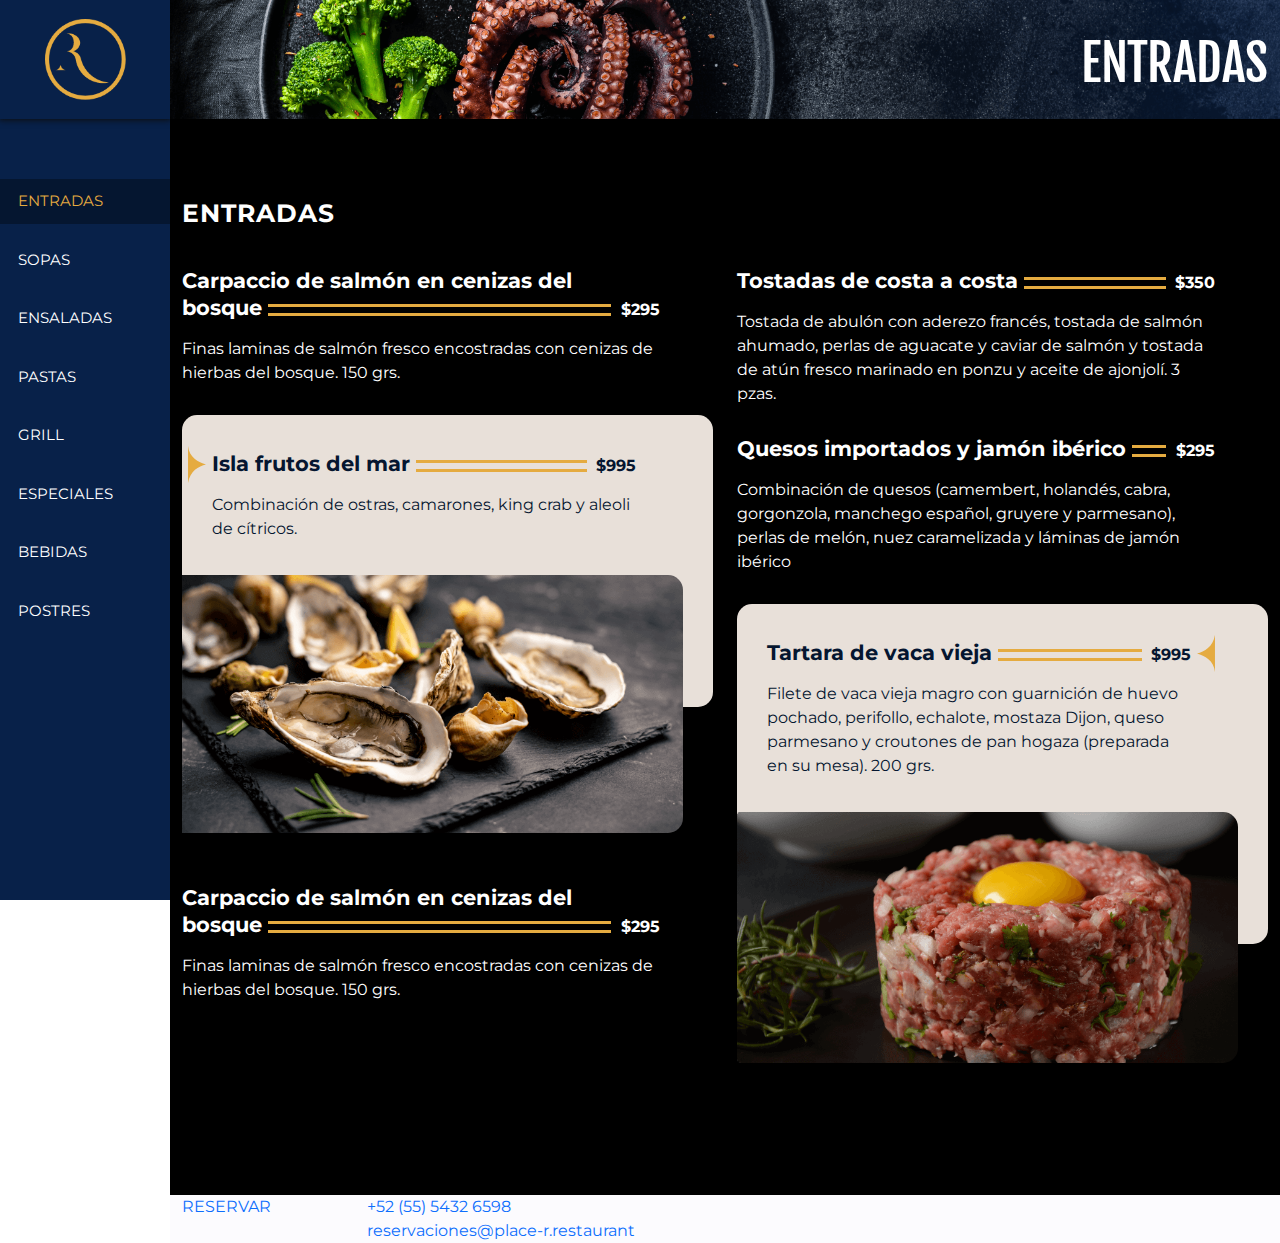
<file: index.html>
<!doctype html>
<html class="no-js" lang="es">
<head>
	<meta charset="utf-8">
	<meta http-equiv="x-ua-compatible" content="ie=edge">
	<title>Place R</title>
	<meta name="description" content="">
	<meta name="viewport" content="width=device-width, initial-scale=1, shrink-to-fit=no">
	<link href="assets/images/logo/favicon.png" rel="shortcut icon" type="image/x-icon">

	<!--stylesheet-->
	<!--bootstrap css-->
	<link rel="stylesheet" href="assets/css/bootstrap.min.css">
	<link rel="stylesheet" href="assets/css/animate.min.css">
	<!--fontawesome css-->
	<link rel="stylesheet" href="https://cdnjs.cloudflare.com/ajax/libs/font-awesome/4.7.0/css/font-awesome.min.css">
	<!--jquery css-->
	<script src="assets/css/jquery-ui.min.css"></script>
	<!--carousel css-->
	<link rel="stylesheet" href="assets/css/owl.carousel.min.css">
	<link rel="stylesheet" href="assets/css/owl.theme.default.min.css">
	<!--style css-->
	<link rel="stylesheet" href="assets/css/style.css">
	<link rel="stylesheet" href="assets/css/responsive.css">
	<!-- Google font  -->
	<link href="https://fonts.googleapis.com/css2?family=Fjalla+One&family=Montserrat:wght@300;400;500;600;700&display=swap" rel="stylesheet">
</head>

<body id="page-top">

	<div class="full_body_area">
		<!--==========================================
					Start Header area
		===========================================-->
		<div class="left_site_menu_area">
			<div class="logo">
				<a href="index.html"><img src="assets/images/logo/logo.png" alt="logo"></a>
			</div>
			<div class="main_menu">
				<ul>
					<li><a class="menu_active" href="">ENTRADAS</a></li>
					<li><a href="shops.html">SOPAS</a></li>
					<li><a href="ensaladas.html">ENSALADAS</a></li>
					<li><a href="">PASTAS</a></li>
					<li><a href="">GRILL</a></li>
					<li><a href="">ESPECIALES</a></li>
					<li><a href="">BEBIDAS</a></li>
					<li><a href="">POSTRES</a></li>
				</ul>
			</div>
		</div>
		<!--==========================================
		 			End Header area
		===========================================-->

		<!--==========================================
					Start Main Body Area
		===========================================-->
		<div class="right_body_content">
			<!-- Top Common Header -->
			<div class="common_top_header">
				<div class="container">
					<div class="row">
						<div class="col-12">
							<div class="top_title">
								<h1>ENTRADAS</h1>
							</div>
						</div>
					</div>
				</div>
			</div>
			<!-- Top Common Header -->
			<!-- Main Body content  -->
			<div class="main_body_content sp">
				<div class="container">
					<div class="row">
						<div class="col-12">
							<div class="title">
								<h2>ENTRADAS</h2>
							</div>
						</div>
					</div>
					<div class="row">
						<div class="col-md-6">
							<!-- Single Item Price  -->
							<div class="item_block_price">
								<div class="price_title_top">
									<div class="price_title">
										<h3>Carpaccio de salmón en cenizas del bosque</h3>
									</div>
									<div class="p_price">
										<strong>$295</strong>
									</div>
								</div>
								<p>Finas laminas de salmón fresco encostradas con cenizas de hierbas del bosque.
									150 grs.</p>
							</div>
							<!-- Single Item Price  -->

							<!-- Item Price Image  -->
							<div class="item_price_with_image_block_area">
								<div class="item_price_with_image_block">
									<div class="item_block_price">
										<div class="price_title_top left_after_icon">
											<div class="price_title">
												<h3>Isla frutos del mar</h3>
											</div>
											<div class="p_price">
												<strong>$995</strong>
											</div>
										</div>
										<p>Combinación de ostras, camarones, king crab y aleoli de cítricos.</p>
									</div>
								</div>
								<div class="food_image">
									<img src="assets/images/food/food-1.png" alt="Food Image">
								</div>
							</div>
							<!-- Item Price Image  -->
							<!-- Single Item Price  -->
							<div class="item_block_price">
								<div class="price_title_top">
									<div class="price_title">
										<h3>Carpaccio de salmón en cenizas del bosque</h3>
									</div>
									<div class="p_price">
										<strong>$295</strong>
									</div>
								</div>
								<p>Finas laminas de salmón fresco encostradas con cenizas de hierbas del bosque.
									150 grs.</p>
							</div>
							<!-- Single Item Price  -->

						</div>

						<div class="col-md-6">
							<!-- Single Item Price  -->
							<div class="item_block_price">
								<div class="price_title_top">
									<div class="price_title">
										<h3>Tostadas de costa a costa </h3>
									</div>
									<div class="p_price">
										<strong>$350</strong>
									</div>
								</div>
								<p>Tostada de abulón con aderezo francés, tostada de salmón ahumado, perlas de aguacate y caviar de salmón y tostada de atún fresco marinado en ponzu y aceite de ajonjolí.
									3 pzas.</p>
							</div>
							<!-- Single Item Price  -->
							<!-- Single Item Price  -->
							<div class="item_block_price">
								<div class="price_title_top">
									<div class="price_title">
										<h3>Quesos importados y jamón ibérico </h3>
									</div>
									<div class="p_price">
										<strong>$295</strong>
									</div>
								</div>
								<p>Combinación de quesos (camembert, holandés, cabra, gorgonzola, manchego español, gruyere y parmesano), perlas de melón, nuez caramelizada y láminas de jamón ibérico</p>
							</div>
							<!-- Single Item Price  -->
							<!-- Item Price Image  -->
							<div class="item_price_with_image_block_area">
								<div class="item_price_with_image_block">
									<div class="item_block_price">
										<div class="price_title_top right_after_icon">
											<div class="price_title">
												<h3>Tartara de vaca vieja</h3>
											</div>
											<div class="p_price">
												<strong>$995</strong>
											</div>
										</div>
										<p>Filete de vaca vieja magro con guarnición de huevo pochado, perifollo, echalote, mostaza Dijon, queso parmesano y croutones de pan hogaza (preparada en su mesa).
											200 grs.</p>
									</div>
								</div>
								<div class="food_image">
									<img src="assets/images/food/food-2.png" alt="Food Image">
								</div>
							</div>
							<!-- Item Price Image  -->
						</div>
					</div>
				</div>
			</div>
			<!-- Main Body content  -->
			<!-- Footer Area  -->
			<footer class="footer_area">
				<div class="container">
					<div class="row">
						<div class="col-md-2">
							<div class="footer_btn">
								<a href="#">RESERVAR</a>
							</div>
						</div>
						<div class="col-md-6">
							<div class="footer_menu">
								<ul>
									<li><a href="#">+52 (55) 5432 6598</a></li>
									<li><a href="">reservaciones@place-r.restaurant</a></li>
								</ul>
							</div>
						</div>
					</div>
				</div>
			</footer>
			<!-- Footer Area  -->
		</div>
		<!--==========================================
					End Main Body Area
		===========================================-->

	</div>
	


	<!--==========================================
				Start Header area
	===========================================-->

	<!--==========================================
		 		End Header area
	===========================================-->


	<!--jquery js-->
	<script src="assets/js/jquery.js"></script>
	<!--jquery ui js-->
	<script src="assets/js/jquery-ui.min.js"></script>
	<!--bootstrap js-->
	<script src="assets/js/bootstrap.bundle.min.js"></script>
	<!--carousel js-->
	<script src="assets/js/owl.carousel.min.js"></script>
	<!-- isotope -->
	<script src="assets/js/isotope.pkgd.min.js"></script>
	<!--custom js-->
	<script src="assets/js/custom.js"></script>
</body>

</html>
</file>
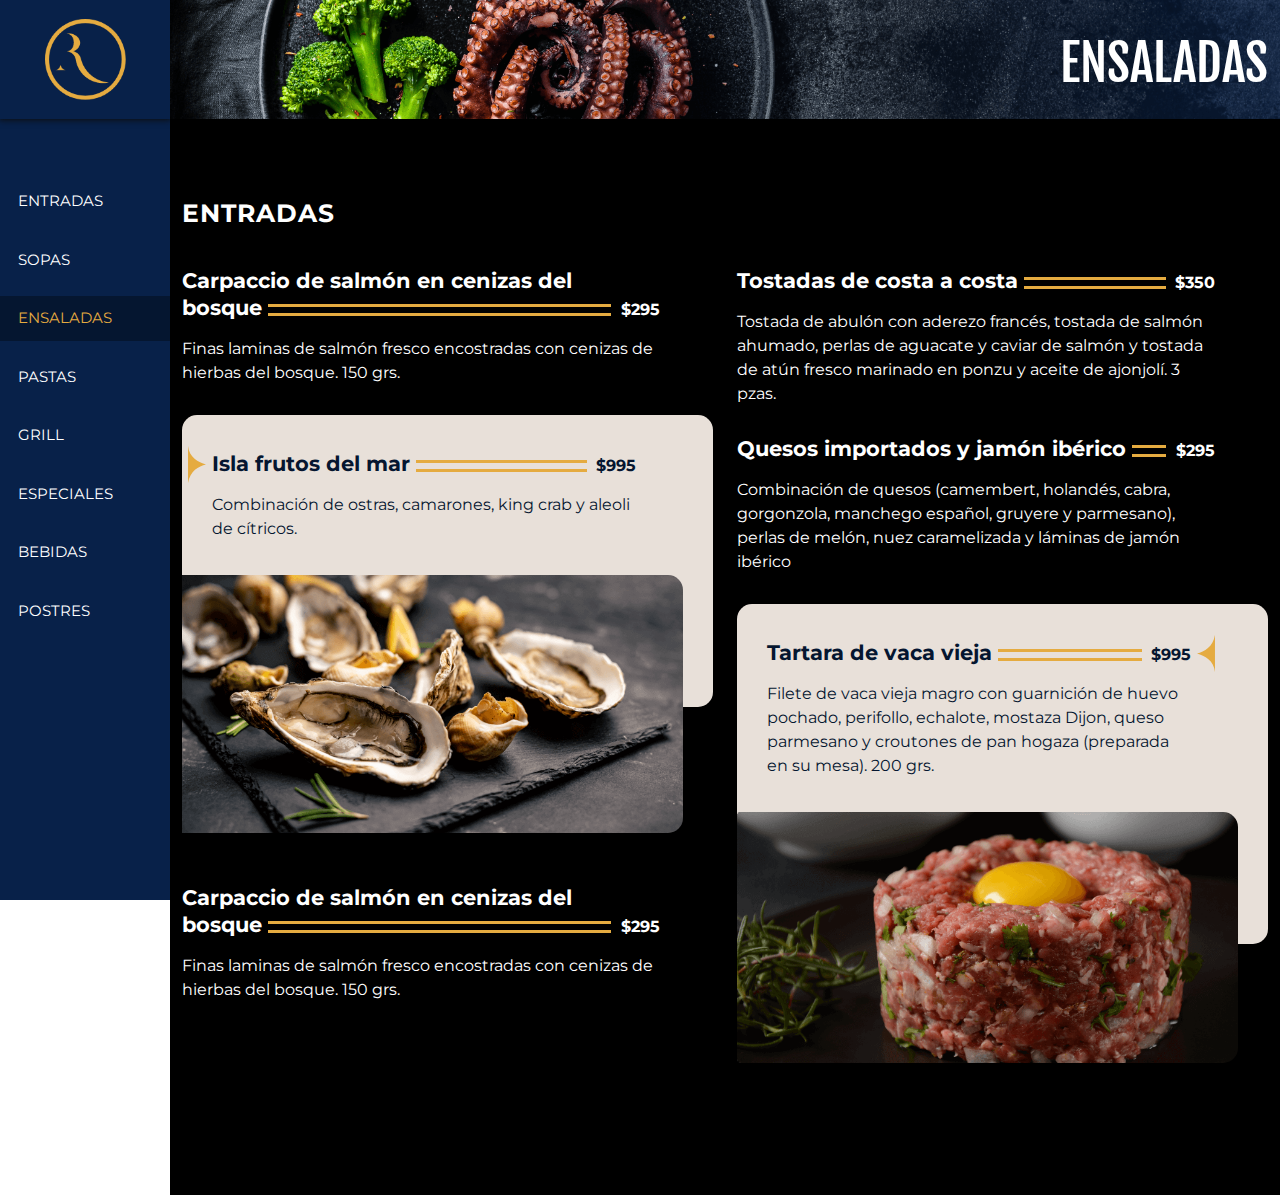
<file: ensaladas.html>
<!doctype html>
<html class="no-js" lang="es">
<head>
	<meta charset="utf-8">
	<meta http-equiv="x-ua-compatible" content="ie=edge">
	<title>Place R</title>
	<meta name="description" content="">
	<meta name="viewport" content="width=device-width, initial-scale=1, shrink-to-fit=no">
	<link href="assets/images/logo/favicon.png" rel="shortcut icon" type="image/x-icon">

	<!--stylesheet-->
	<!--bootstrap css-->
	<link rel="stylesheet" href="assets/css/bootstrap.min.css">
	<link rel="stylesheet" href="assets/css/animate.min.css">
	<!--fontawesome css-->
	<link rel="stylesheet" href="https://cdnjs.cloudflare.com/ajax/libs/font-awesome/4.7.0/css/font-awesome.min.css">
	<!--jquery css-->
	<script src="assets/css/jquery-ui.min.css"></script>
	<!--carousel css-->
	<link rel="stylesheet" href="assets/css/owl.carousel.min.css">
	<link rel="stylesheet" href="assets/css/owl.theme.default.min.css">
	<!--style css-->
	<link rel="stylesheet" href="assets/css/style.css">
	<link rel="stylesheet" href="assets/css/responsive.css">
	<!-- Google font  -->
	<link href="https://fonts.googleapis.com/css2?family=Fjalla+One&family=Montserrat:wght@300;400;500;600;700&display=swap" rel="stylesheet">
</head>

<body id="page-top">

	<div class="full_body_area">
		<!--==========================================
					Start Header area
		===========================================-->
		<div class="left_site_menu_area">
			<div class="logo">
				<a href="index.html"><img src="assets/images/logo/logo.png" alt="logo"></a>
			</div>
			<div class="main_menu">
				<ul>
					<li><a href="">ENTRADAS</a></li>
					<li><a href="shops.html">SOPAS</a></li>
					<li><a class="menu_active" href="ensaladas.html">ENSALADAS</a></li>
					<li><a href="">PASTAS</a></li>
					<li><a href="">GRILL</a></li>
					<li><a href="">ESPECIALES</a></li>
					<li><a href="">BEBIDAS</a></li>
					<li><a href="">POSTRES</a></li>
				</ul>
			</div>
		</div>
		<!--==========================================
		 			End Header area
		===========================================-->

		<!--==========================================
					Start Main Body Area
		===========================================-->
		<div class="right_body_content">
			<!-- Top Common Header -->
			<div class="common_top_header">
				<div class="container">
					<div class="row">
						<div class="col-12">
							<div class="top_title">
								<h1>ENSALADAS</h1>
							</div>
						</div>
					</div>
				</div>
			</div>
			<!-- Top Common Header -->
			<!-- Main Body content  -->
			<div class="main_body_content sp">
				<div class="container">
					<div class="row">
						<div class="col-12">
							<div class="title">
								<h2>ENTRADAS</h2>
							</div>
						</div>
					</div>
					<div class="row">
						<div class="col-md-6">
							<!-- Single Item Price  -->
							<div class="item_block_price">
								<div class="price_title_top">
									<div class="price_title">
										<h3>Carpaccio de salmón en cenizas del bosque</h3>
									</div>
									<div class="p_price">
										<strong>$295</strong>
									</div>
								</div>
								<p>Finas laminas de salmón fresco encostradas con cenizas de hierbas del bosque.
									150 grs.</p>
							</div>
							<!-- Single Item Price  -->

							<!-- Item Price Image  -->
							<div class="item_price_with_image_block_area">
								<div class="item_price_with_image_block">
									<div class="item_block_price">
										<div class="price_title_top left_after_icon">
											<div class="price_title">
												<h3>Isla frutos del mar</h3>
											</div>
											<div class="p_price">
												<strong>$995</strong>
											</div>
										</div>
										<p>Combinación de ostras, camarones, king crab y aleoli de cítricos.</p>
									</div>
								</div>
								<div class="food_image">
									<img src="assets/images/food/food-1.png" alt="Food Image">
								</div>
							</div>
							<!-- Item Price Image  -->
							<!-- Single Item Price  -->
							<div class="item_block_price">
								<div class="price_title_top">
									<div class="price_title">
										<h3>Carpaccio de salmón en cenizas del bosque</h3>
									</div>
									<div class="p_price">
										<strong>$295</strong>
									</div>
								</div>
								<p>Finas laminas de salmón fresco encostradas con cenizas de hierbas del bosque.
									150 grs.</p>
							</div>
							<!-- Single Item Price  -->

						</div>

						<div class="col-md-6">
							<!-- Single Item Price  -->
							<div class="item_block_price">
								<div class="price_title_top">
									<div class="price_title">
										<h3>Tostadas de costa a costa </h3>
									</div>
									<div class="p_price">
										<strong>$350</strong>
									</div>
								</div>
								<p>Tostada de abulón con aderezo francés, tostada de salmón ahumado, perlas de aguacate y caviar de salmón y tostada de atún fresco marinado en ponzu y aceite de ajonjolí.
									3 pzas.</p>
							</div>
							<!-- Single Item Price  -->
							<!-- Single Item Price  -->
							<div class="item_block_price">
								<div class="price_title_top">
									<div class="price_title">
										<h3>Quesos importados y jamón ibérico </h3>
									</div>
									<div class="p_price">
										<strong>$295</strong>
									</div>
								</div>
								<p>Combinación de quesos (camembert, holandés, cabra, gorgonzola, manchego español, gruyere y parmesano), perlas de melón, nuez caramelizada y láminas de jamón ibérico</p>
							</div>
							<!-- Single Item Price  -->
							<!-- Item Price Image  -->
							<div class="item_price_with_image_block_area">
								<div class="item_price_with_image_block">
									<div class="item_block_price">
										<div class="price_title_top right_after_icon">
											<div class="price_title">
												<h3>Tartara de vaca vieja</h3>
											</div>
											<div class="p_price">
												<strong>$995</strong>
											</div>
										</div>
										<p>Filete de vaca vieja magro con guarnición de huevo pochado, perifollo, echalote, mostaza Dijon, queso parmesano y croutones de pan hogaza (preparada en su mesa).
											200 grs.</p>
									</div>
								</div>
								<div class="food_image">
									<img src="assets/images/food/food-2.png" alt="Food Image">
								</div>
							</div>
							<!-- Item Price Image  -->
						</div>
					</div>
				</div>
			</div>
			<!-- Main Body content  -->
			<!-- Footer Area  -->
			<footer class="footer_area">
				<div class="container">
					<div class="row">
						<div class="col-12">

						</div>
					</div>
				</div>
			</footer>
			<!-- Footer Area  -->
		</div>
		<!--==========================================
					End Main Body Area
		===========================================-->

	</div>
	


	<!--==========================================
				Start Header area
	===========================================-->

	<!--==========================================
		 		End Header area
	===========================================-->


	<!--jquery js-->
	<script src="assets/js/jquery.js"></script>
	<!--jquery ui js-->
	<script src="assets/js/jquery-ui.min.js"></script>
	<!--bootstrap js-->
	<script src="assets/js/bootstrap.bundle.min.js"></script>
	<!--carousel js-->
	<script src="assets/js/owl.carousel.min.js"></script>
	<!-- isotope -->
	<script src="assets/js/isotope.pkgd.min.js"></script>
	<!--custom js-->
	<script src="assets/js/custom.js"></script>
</body>

</html>
</file>
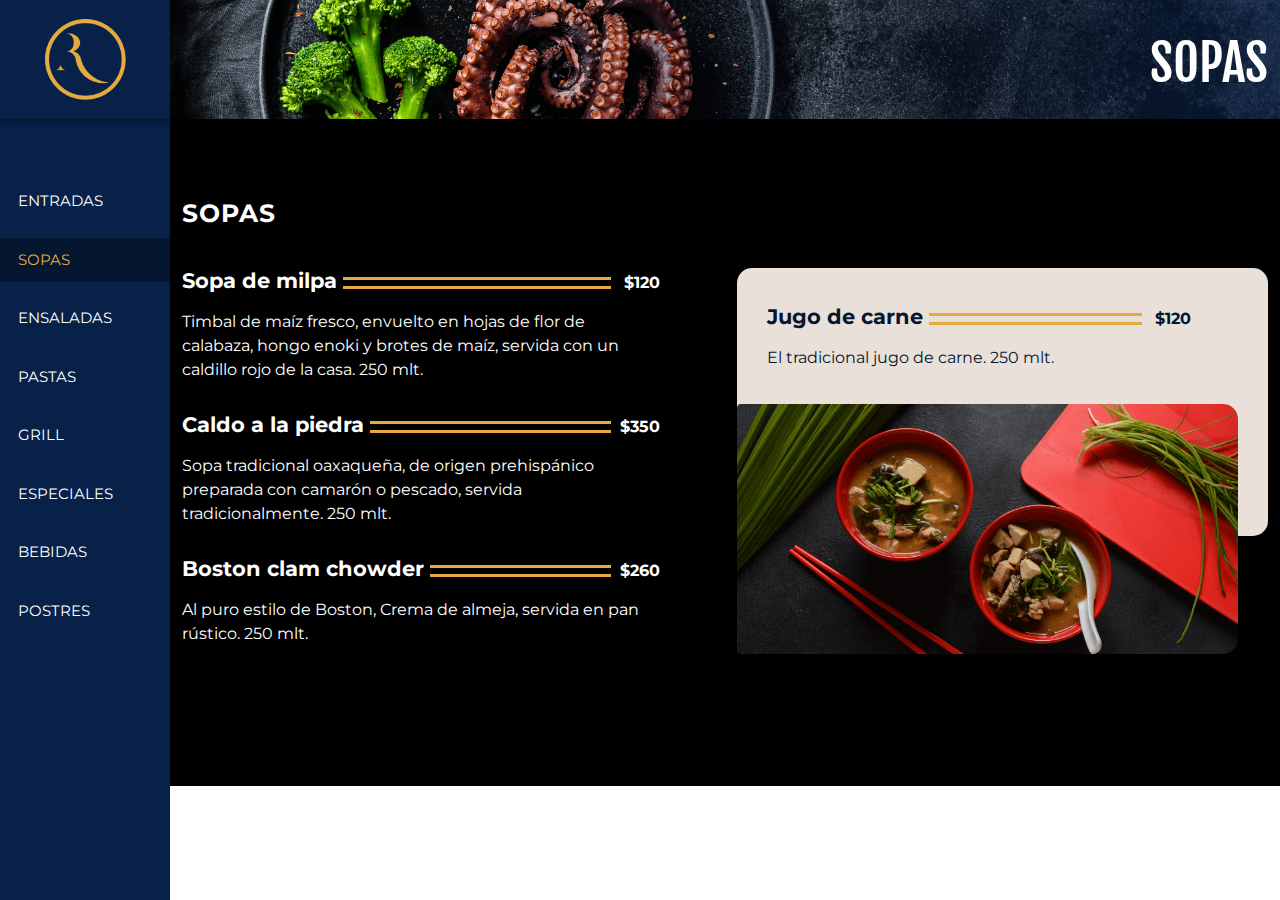
<file: shops.html>
<!doctype html>
<html class="no-js" lang="es">
<head>
	<meta charset="utf-8">
	<meta http-equiv="x-ua-compatible" content="ie=edge">
	<title>Place R</title>
	<meta name="description" content="">
	<meta name="viewport" content="width=device-width, initial-scale=1, shrink-to-fit=no">
	<link href="assets/images/logo/favicon.png" rel="shortcut icon" type="image/x-icon">

	<!--stylesheet-->
	<!--bootstrap css-->
	<link rel="stylesheet" href="assets/css/bootstrap.min.css">
	<link rel="stylesheet" href="assets/css/animate.min.css">
	<!--fontawesome css-->
	<link rel="stylesheet" href="https://cdnjs.cloudflare.com/ajax/libs/font-awesome/4.7.0/css/font-awesome.min.css">
	<!--jquery css-->
	<script src="assets/css/jquery-ui.min.css"></script>
	<!--carousel css-->
	<link rel="stylesheet" href="assets/css/owl.carousel.min.css">
	<link rel="stylesheet" href="assets/css/owl.theme.default.min.css">
	<!--style css-->
	<link rel="stylesheet" href="assets/css/style.css">
	<link rel="stylesheet" href="assets/css/responsive.css">
	<!-- Google font  -->
	<link href="https://fonts.googleapis.com/css2?family=Fjalla+One&family=Montserrat:wght@300;400;500;600;700&display=swap" rel="stylesheet">
</head>

<body id="page-top">

	<div class="full_body_area">
		<!--==========================================
					Start Header area
		===========================================-->
		<div class="left_site_menu_area">
			<div class="logo">
				<a href="index.html"><img src="assets/images/logo/logo.png" alt="logo"></a>
			</div>
			<div class="main_menu">
				<ul>
					<li><a href="index.html">ENTRADAS</a></li>
					<li><a class="menu_active" href="shops.html">SOPAS</a></li>
					<li><a href="">ENSALADAS</a></li>
					<li><a href="">PASTAS</a></li>
					<li><a href="">GRILL</a></li>
					<li><a href="">ESPECIALES</a></li>
					<li><a href="">BEBIDAS</a></li>
					<li><a href="">POSTRES</a></li>
				</ul>
			</div>
		</div>
		<!--==========================================
		 			End Header area
		===========================================-->

		<!--==========================================
					Start Main Body Area
		===========================================-->
		<div class="right_body_content">
			<!-- Top Common Header -->
			<div class="common_top_header">
				<div class="container">
					<div class="row">
						<div class="col-12">
							<div class="top_title">
								<h1>SOPAS</h1>
							</div>
						</div>
					</div>
				</div>
			</div>
			<!-- Top Common Header -->
			<!-- Main Body content  -->
			<div class="main_body_content sp">
				<div class="container">
					<div class="row">
						<div class="col-12">
							<div class="title">
								<h2>SOPAS</h2>
							</div>
						</div>
					</div>
					<div class="row">
						<div class="col-md-6">
							<!-- Single Item Price  -->
							<div class="item_block_price">
								<div class="price_title_top">
									<div class="price_title">
										<h3>Sopa de milpa</h3>
									</div>
									<div class="p_price">
										<strong>$120</strong>
									</div>
								</div>
								<p>Timbal de maíz fresco, envuelto en hojas de flor de calabaza, hongo enoki y brotes de maíz, servida con un caldillo rojo de la casa.
									250 mlt.</p>
							</div>
							<!-- Single Item Price  -->

							<!-- Single Item Price  -->
							<div class="item_block_price">
								<div class="price_title_top">
									<div class="price_title">
										<h3>Caldo a la piedra </h3>
									</div>
									<div class="p_price">
										<strong>$350</strong>
									</div>
								</div>
								<p>Sopa tradicional oaxaqueña, de origen prehispánico preparada con camarón o pescado, servida tradicionalmente.
									250 mlt.</p>
							</div>
							<!-- Single Item Price  -->
							<!-- Single Item Price  -->
							<div class="item_block_price">
								<div class="price_title_top">
									<div class="price_title">
										<h3>Boston clam chowder </h3>
									</div>
									<div class="p_price">
										<strong>$260</strong>
									</div>
								</div>
								<p>Al puro estilo de Boston, Crema de almeja, servida en pan rústico.
									250 mlt.</p>
							</div>
							<!-- Single Item Price  -->

						</div>

						<div class="col-md-6">
							<!-- Item Price Image  -->
							<div class="item_price_with_image_block_area">
								<div class="item_price_with_image_block">
									<div class="item_block_price">
										<div class="price_title_top">
											<div class="price_title">
												<h3>Jugo de carne </h3>
											</div>
											<div class="p_price">
												<strong>$120</strong>
											</div>
										</div>
										<p>El tradicional jugo de carne.
											250 mlt.</p>
									</div>
								</div>
								<div class="food_image">
									<img src="assets/images/food/food-3.png" alt="Food Image">
								</div>
							</div>
							<!-- Item Price Image  -->
						</div>
					</div>
				</div>
			</div>
			<!-- Main Body content  -->
			<!-- Footer Area  -->
			<footer class="footer_area">
				<div class="container">
					<div class="row">
						<div class="col-12">

						</div>
					</div>
				</div>
			</footer>
			<!-- Footer Area  -->
		</div>
		<!--==========================================
					End Main Body Area
		===========================================-->

	</div>
	


	<!--==========================================
				Start Header area
	===========================================-->

	<!--==========================================
		 		End Header area
	===========================================-->


	<!--jquery js-->
	<script src="assets/js/jquery.js"></script>
	<!--jquery ui js-->
	<script src="assets/js/jquery-ui.min.js"></script>
	<!--bootstrap js-->
	<script src="assets/js/bootstrap.bundle.min.js"></script>
	<!--carousel js-->
	<script src="assets/js/owl.carousel.min.js"></script>
	<!-- isotope -->
	<script src="assets/js/isotope.pkgd.min.js"></script>
	<!--custom js-->
	<script src="assets/js/custom.js"></script>
</body>

</html>
</file>
<file: assets/css/style.css>
body {
  margin: 0;
  padding: 0;
  top:0 !important;
  font-size: 16px;
  font-weight: 400;
  font-family: 'Montserrat', sans-serif;
}
html, body, div, span, applet, object, iframe,
h1, h2, h3, h4, h5, h6, p, blockquote, pre,
a, abbr, acronym, address, big, cite, code,
del, dfn, em, img, ins, kbd, q, s, samp,
small, strike, strong, sub, sup, tt, var,
b, u, i, center,
dl, dt, dd, ol, ul, li,
fieldset, form, label, legend,
table, caption, tbody, tfoot, thead, tr, th, td,
article, aside, canvas, details, embed,
figure, figcaption, footer, header, hgroup,
menu, nav, output, ruby, section, summary,
time, mark, audio, video {
  margin: 0;
  padding: 0;
  border: 0;
  font-size: 100%;
  vertical-align: baseline; }

article, aside, details, figcaption, figure,
footer, header, hgroup, menu, nav, section {
  display: block; }

ol, ul {
  list-style: none; }

blockquote, q {
  quotes: none; }

blockquote:before, blockquote:after,
q:before, q:after {
  content: '';
  content: none; }

table {
  border-collapse: collapse;
  border-spacing: 0; }

h1 {
  margin: 0;
  padding: 0;
  list-style: none; }
h3 {
  margin: 0;
  padding: 0;
  list-style: none; }

h4 {
  margin: 0;
  padding: 0;
  list-style: none; }

h5 {
  margin: 0;
  padding: 0;
  list-style: none; }

h6 {
  margin: 0;
  padding: 0;
  list-style: none; }

p {
  margin: 0;
  padding: 0;
  list-style: none; }

ul {
  margin: 0;
  padding: 0;
  list-style: none; }

li {
  margin: 0;
  padding: 0;
  list-style: none; }

a {
  margin: 0;
  padding: 0;
  list-style: none;
  outline: none !important;
  text-decoration: none !important;
  display: inline-block; 
}

input {
  outline: none !important; 
}

button {
  outline: none !important; 
}
img{
  max-width: 100%;
  height: auto;
}
.sp{
  padding-top: 80px;
  padding-bottom: 80px;
}
h1{
  font-size: 50px;
  font-weight: 400;
  color: #FFF;
  text-transform: uppercase;
  font-family: 'Fjalla One', sans-serif;
}
h1 span{
  color: #00c1d5;
}
p {
	font-size: 16px;
	font-weight: 400;
	color: #FFF;
}
p strong {
	color: #101820;
	font-size: 18px;
	padding-bottom: 8px;
	display: inline-block;
}
.bg_white{
  background-color: white;
}
.pt_0{
  padding-top: 0px;
}
.pb_0{
  padding-bottom: 0px;
}
.small_button a {
	font-family: Muli;
	font-size: 16px;
	font-weight: bold;
	font-stretch: normal;
	font-style: normal;
	line-height: normal;
	letter-spacing: normal;
	text-align: center;
	color: #ffffff;
	border-radius: 4px;
	background-color: #00c1d5;
	padding: 8px 27px;
	border-color: #00c1d5;
	margin-top: 15px !important;
	transition: 0.5s;
	display: inline-block;
}
.small_button a:hover{
	background-color: #101820;
}
#page-top {
    overflow-x: hidden !important;
    overflow-y: scroll !important;
}

/* Menu page Area  */
.full_body_area {
	display: -webkit-box;
	display: -ms-flexbox;
	display: flex;
	-webkit-box-pack: flex-end;;
	-ms-flex-pack: flex-end;;
	justify-content: flex-end;
	overflow: hidden;
}
.left_site_menu_area {
	width: 170px;
	overflow: hidden;
	height: 100vh;
	background: #082149;
	position: fixed;
	z-index: 1;
	top: 0;
	left: 0;
}
.right_body_content {
	width: calc(100% - 170px);
	height: 100%;
	background: #FCFBFE;
}
.common_top_header {
	background: url('../images/banner/banner-1.png') no-repeat 0 0 / cover;
	position: fixed;
	width: calc(100% - 170px);
  height: 119px;
  z-index: 1010;
}
.top_title h1 {
	text-align: right;
	padding: 26px 0px;
	margin-top: 7px;
}
.main_body_content {
	margin-top: 118px;
	background: #000000;
}
.logo a {
	text-align: center;
	box-shadow: 0px 0px 6px 1px #0d0d0d;
	height: 119px;
	display: flex;
	align-items: center;
	justify-content: center;
}
.logo a img {
	height: 81px;
	text-align: center;
}
.main_menu {
	margin-top: 60px;
}
.main_menu ul li a {
	color: #FFF;
	text-transform: uppercase;
	font-size: 15px;
	font-weight: 400;
	padding: 11px 18px;
	margin-bottom: 14px;
	width: 100%;
	transition: 0.5s;
}
.main_menu ul li a:hover{
  background: #051630;
  color: #E5AB40;
}
.menu_active{
  background: #051630;
  color: #E5AB40 !important;
}
.title h2 {
	font-size: 25px;
	color: #FFF;
	font-weight: 700;
	margin-bottom: 40px;
	letter-spacing: 1px;
	display: inline-block;
}
.price_title_top {
	display: flex;
	justify-content: space-between;
	align-items: flex-end;
	margin-bottom: 15px;
	width: 90%;
}
.p_price strong{
	color: #ffffff;
}
.price_title h3 {
	font-size: 21px;
	font-weight: 700;
	line-height: normal;
	color: #FFF;
	display: inline;
	background: #000 !important;
	z-index: 9;
	position: relative;
	padding-right: 6px;
}
.price_title::after {
	content: "";
	width: 100%;
	height: 12px;
	border-top: 3px solid #E5AB40;
	border-bottom: 3px solid #E5AB40;
	display: inline-block;
	position: absolute;
	left: 0;
	bottom: 6px;
}
.price_title {
	position: relative;
	width: calc(100% - 49px);
}
.price_title strong {
	color: #ffffff;
	font-size: 17px;
	display: block;
	overflow: hidden;
	line-height: 22px;
}
.item_block_price p {
	width: 90%;
}
.item_block_price {
	margin-bottom: 30px;
}
.item_price_with_image_block_area {
	margin-bottom: 45px;
}
.item_price_with_image_block {
	background: #E8E0D9;
	border-radius: 15px;
	padding: 36px 30px 136px 30px;
}
.item_price_with_image_block p {
	color: #051630;
}
.item_price_with_image_block .price_title h3 {
	color: #051630;
	background-color: #E8E0D9 !important;
}
.item_price_with_image_block .p_price strong {
	color: #051630;
}
.food_image {
	margin-top: -132px;
	margin-right: 30px;
}
.food_image img {
	width: 100%;
	border-top-right-radius: 15px;
	border-bottom-right-radius: 15px;
}
.left_after_icon{
	position: relative;
}
.left_after_icon::after {
	position: absolute;
	content: "";
	background-image: url('../images/icon/left_after.png');
	width: 18px;
	height: 37px;
	left: -24px;
	top: -5px;
	background-repeat: no-repeat;
	background-size: 100% 100%;
}
.right_after_icon{
	position: relative;
}
.right_after_icon::after {
	position: absolute;
	content: "";
	background-image: url('../images/icon/right_after.png');
	width: 18px;
	height: 37px;
	right: -24px;
	top: -5px;
	background-repeat: no-repeat;
	background-size: 100% 100%;
}
</file>
<file: assets/css/responsive.css>
@media all and (min-width: 1501px) {
 
}
@media all and (max-width: 1266px) {
	.main_manu ul li a {
		font-size: 14px;
		margin-right: 25px;
	}

}
</file>
